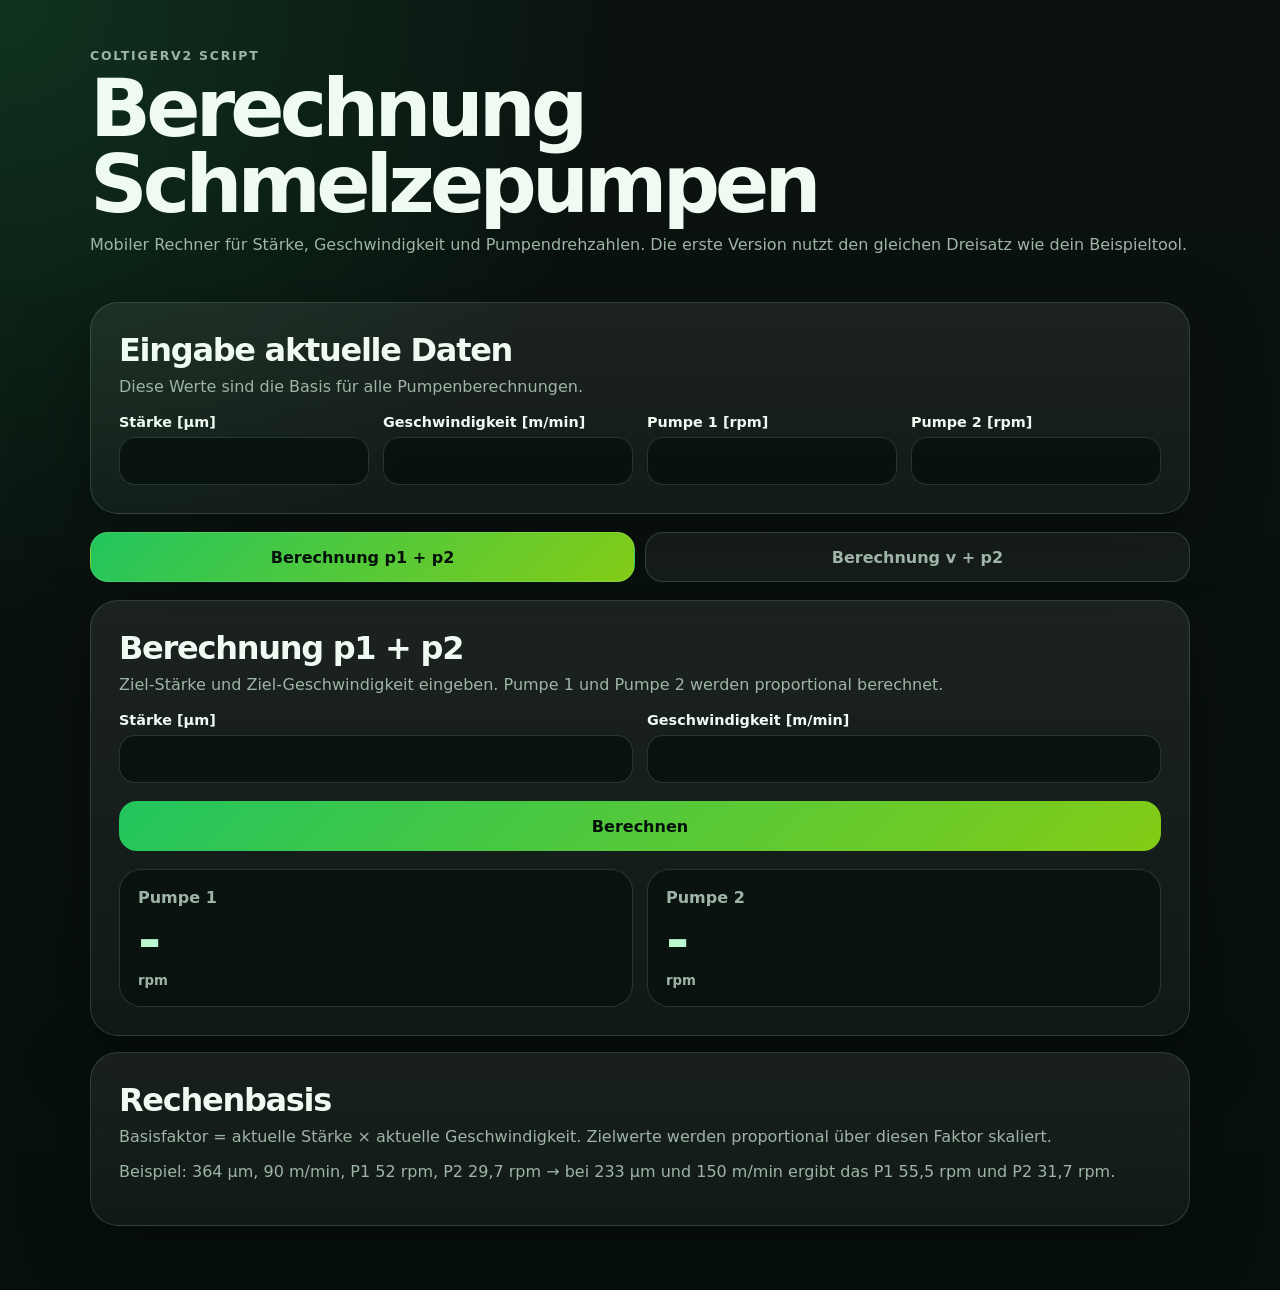
<file: scripts/melt-pump-calculator/index.html>
<!DOCTYPE html>
<html lang="de">
<head>
  <meta charset="UTF-8" />
  <meta name="viewport" content="width=device-width, initial-scale=1.0" />
  <meta name="description" content="Mobiler Rechner für Schmelzepumpen auf Basis von Dreisatz-Berechnungen." />
  <meta name="theme-color" content="#22c55e" />
  <meta name="apple-mobile-web-app-capable" content="yes" />
  <meta name="apple-mobile-web-app-title" content="Pumpenrechner" />
  <meta name="apple-mobile-web-app-status-bar-style" content="black-translucent" />
  <title>Berechnung Schmelzepumpen</title>
  <link rel="manifest" href="manifest.json" />
  <link rel="icon" href="icons/icon.svg" type="image/svg+xml" />
  <link rel="apple-touch-icon" href="icons/icon.svg" />
  <link rel="stylesheet" href="style.css" />
</head>
<body>
  <main class="app-shell">
    <header class="app-header">
      <p class="eyebrow">ColtigerV2 Script</p>
      <h1>Berechnung Schmelzepumpen</h1>
      <p>
        Mobiler Rechner für Stärke, Geschwindigkeit und Pumpendrehzahlen. Die erste Version nutzt den gleichen Dreisatz wie dein Beispieltool.
      </p>
    </header>

    <section class="card">
      <h2>Eingabe aktuelle Daten</h2>
      <p class="hint">Diese Werte sind die Basis für alle Pumpenberechnungen.</p>
      <div class="grid four">
        <label>
          Stärke [µm]
          <input id="baseThickness" inputmode="decimal" />
        </label>
        <label>
          Geschwindigkeit [m/min]
          <input id="baseSpeed" inputmode="decimal" />
        </label>
        <label>
          Pumpe 1 [rpm]
          <input id="basePump1" inputmode="decimal" />
        </label>
        <label>
          Pumpe 2 [rpm]
          <input id="basePump2" inputmode="decimal" />
        </label>
      </div>
    </section>

    <section class="tabs" aria-label="Berechnungsarten">
      <button class="tab active" data-tab="pumps">Berechnung p1 + p2</button>
      <button class="tab" data-tab="speed">Berechnung v + p2</button>
    </section>

    <section class="card tab-panel active" id="tab-pumps">
      <h2>Berechnung p1 + p2</h2>
      <p class="hint">Ziel-Stärke und Ziel-Geschwindigkeit eingeben. Pumpe 1 und Pumpe 2 werden proportional berechnet.</p>
      <div class="grid two">
        <label>
          Stärke [µm]
          <input id="targetThicknessPumps" inputmode="decimal" />
        </label>
        <label>
          Geschwindigkeit [m/min]
          <input id="targetSpeedPumps" inputmode="decimal" />
        </label>
      </div>
      <button class="primary" id="calculatePumps">Berechnen</button>
      <div class="results">
        <div><span>Pumpe 1</span><strong id="resultPump1">-</strong><small>rpm</small></div>
        <div><span>Pumpe 2</span><strong id="resultPump2">-</strong><small>rpm</small></div>
      </div>
    </section>

    <section class="card tab-panel" id="tab-speed">
      <h2>Berechnung v + p2</h2>
      <p class="hint">Ziel-Stärke und Pumpe 1 eingeben. Geschwindigkeit und Pumpe 2 werden berechnet.</p>
      <div class="grid two">
        <label>
          Stärke [µm]
          <input id="targetThicknessSpeed" inputmode="decimal" />
        </label>
        <label>
          Pumpe 1 [rpm]
          <input id="targetPump1Speed" inputmode="decimal" />
        </label>
      </div>
      <button class="primary" id="calculateSpeed">Berechnen</button>
      <div class="results">
        <div><span>Geschwindigkeit</span><strong id="resultSpeed">-</strong><small>m/min</small></div>
        <div><span>Pumpe 2</span><strong id="resultPump2Speed">-</strong><small>rpm</small></div>
      </div>
    </section>

    <section class="card formula-card">
      <h2>Rechenbasis</h2>
      <p>
        Basisfaktor = aktuelle Stärke × aktuelle Geschwindigkeit. Zielwerte werden proportional über diesen Faktor skaliert.
      </p>
      <p>
        Beispiel: 364 µm, 90 m/min, P1 52 rpm, P2 29,7 rpm → bei 233 µm und 150 m/min ergibt das P1 55,5 rpm und P2 31,7 rpm.
      </p>
    </section>
  </main>

  <script src="script.js"></script>
</body>
</html>
</file>
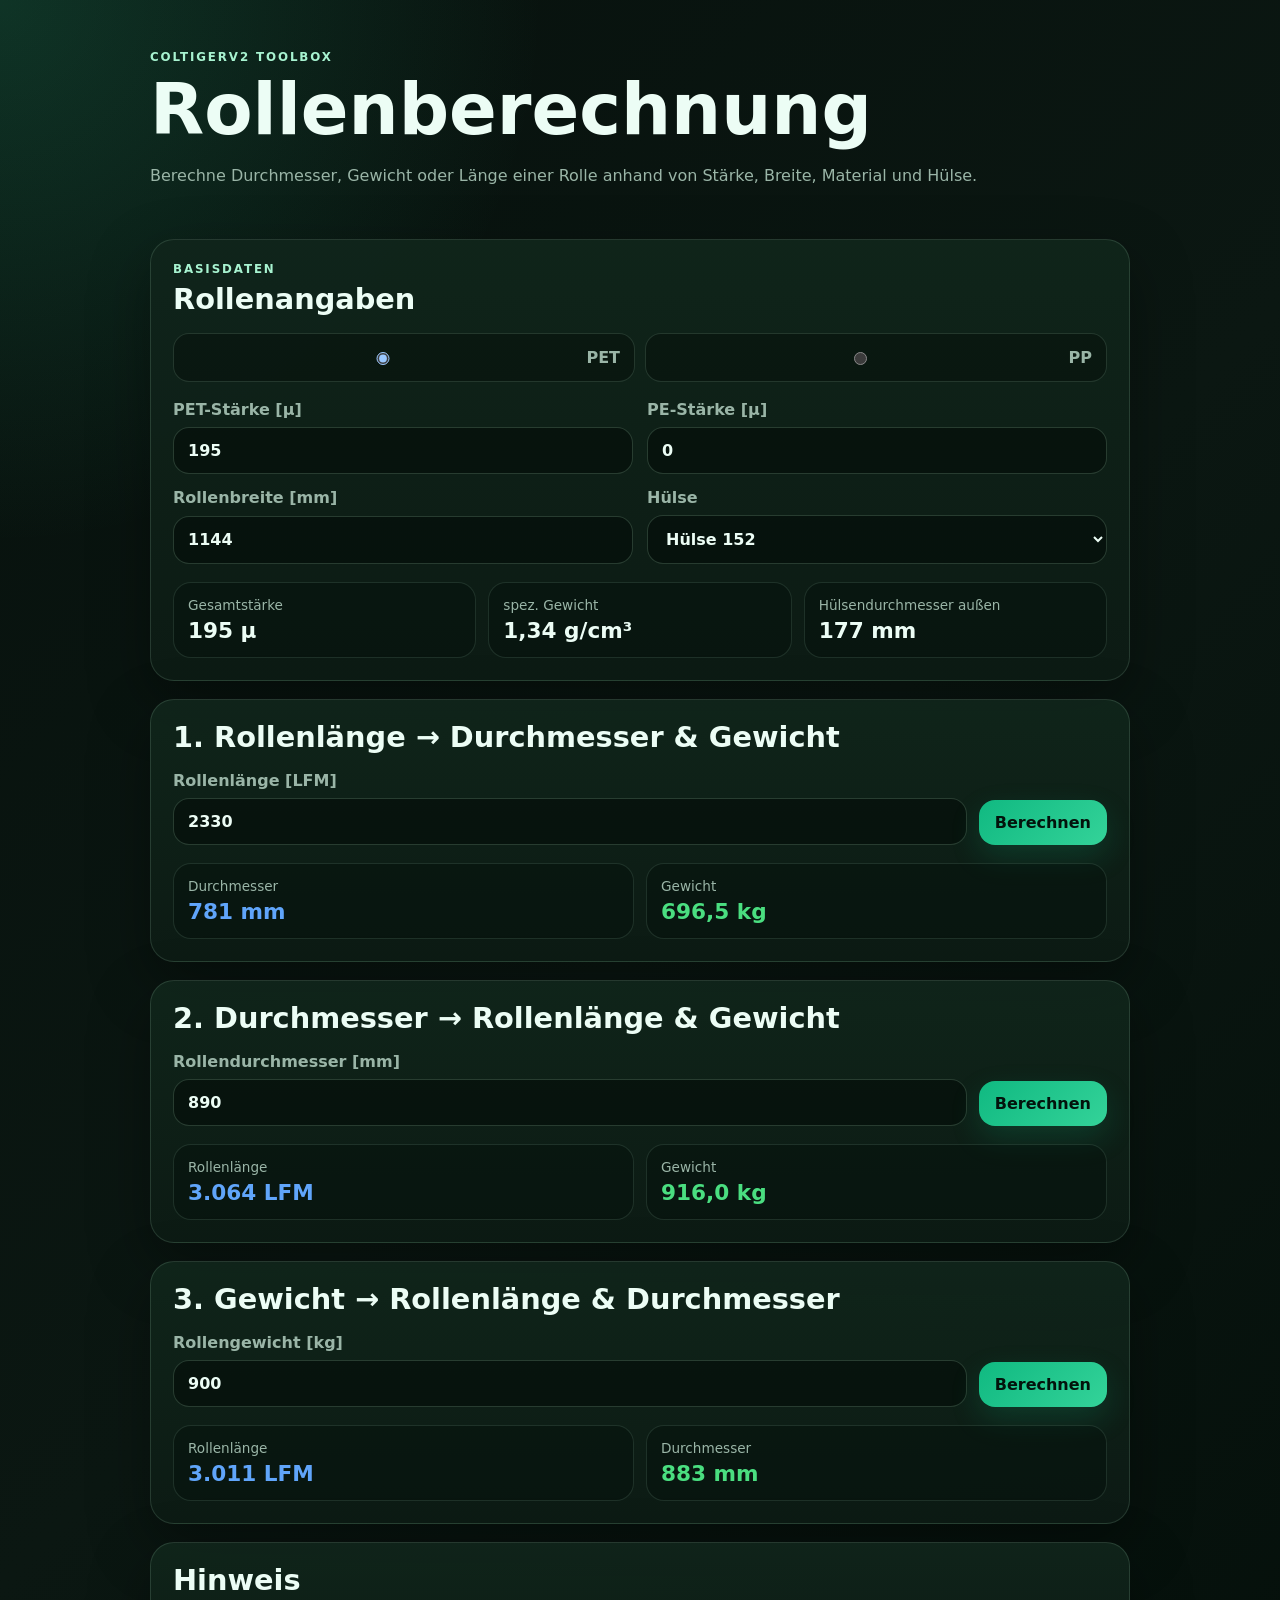
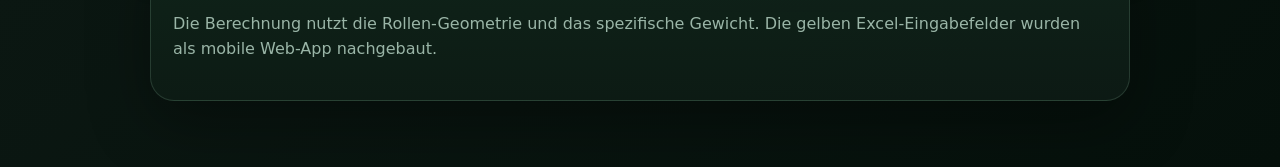
<file: scripts/roll-calculator/index.html>
<!doctype html>
<html lang="de">
<head>
  <meta charset="utf-8" />
  <meta name="viewport" content="width=device-width, initial-scale=1" />
  <title>Rollenberechnung</title>
  <meta name="description" content="Berechnung von Rollendurchmesser, Rollenlänge und Rollengewicht." />
  <meta name="theme-color" content="#0f2f22" />
  <link rel="manifest" href="manifest.json" />
  <link rel="apple-touch-icon" href="icons/icon.svg" />
  <link rel="stylesheet" href="style.css?v=1" />
</head>
<body>
  <main class="app-shell">
    <header class="hero">
      <p class="eyebrow">ColtigerV2 Toolbox</p>
      <h1>Rollenberechnung</h1>
      <p class="hero-text">Berechne Durchmesser, Gewicht oder Länge einer Rolle anhand von Stärke, Breite, Material und Hülse.</p>
    </header>

    <section class="card" aria-labelledby="baseTitle">
      <div class="section-header">
        <div>
          <p class="eyebrow">Basisdaten</p>
          <h2 id="baseTitle">Rollenangaben</h2>
        </div>
      </div>

      <div class="segmented" role="group" aria-label="Materialauswahl">
        <label><input type="radio" name="materialType" value="PET" checked /> PET</label>
        <label><input type="radio" name="materialType" value="PP" /> PP</label>
      </div>

      <div class="grid">
        <label>PET-Stärke [µ]
          <input id="petThickness" type="number" inputmode="decimal" step="0.1" min="0" />
        </label>
        <label>PE-Stärke [µ]
          <input id="peThickness" type="number" inputmode="decimal" step="0.1" min="0" />
        </label>
        <label>Rollenbreite [mm]
          <input id="widthMm" type="number" inputmode="decimal" step="0.1" min="0" />
        </label>
        <label>Hülse
          <select id="coreSelect">
            <option value="95">Hülse 76</option>
            <option value="177" selected>Hülse 152</option>
            <option value="225">Hülse 201</option>
          </select>
        </label>
      </div>

      <div class="summary-grid">
        <div><span>Gesamtstärke</span><strong id="totalThickness">-- µ</strong></div>
        <div><span>spez. Gewicht</span><strong id="densityValue">-- g/cm³</strong></div>
        <div><span>Hülsendurchmesser außen</span><strong id="coreDiameter">-- mm</strong></div>
      </div>
    </section>

    <section class="card" aria-labelledby="lengthTitle">
      <h2 id="lengthTitle">1. Rollenlänge → Durchmesser & Gewicht</h2>
      <div class="calc-row">
        <label>Rollenlänge [LFM]
          <input id="lengthInput" type="number" inputmode="decimal" step="1" min="0" />
        </label>
        <button id="calcFromLength" type="button">Berechnen</button>
      </div>
      <div class="result-grid">
        <div><span>Durchmesser</span><strong id="diameterFromLength">-- mm</strong></div>
        <div><span>Gewicht</span><strong id="weightFromLength">-- kg</strong></div>
      </div>
    </section>

    <section class="card" aria-labelledby="diameterTitle">
      <h2 id="diameterTitle">2. Durchmesser → Rollenlänge & Gewicht</h2>
      <div class="calc-row">
        <label>Rollendurchmesser [mm]
          <input id="diameterInput" type="number" inputmode="decimal" step="1" min="0" />
        </label>
        <button id="calcFromDiameter" type="button">Berechnen</button>
      </div>
      <div class="result-grid">
        <div><span>Rollenlänge</span><strong id="lengthFromDiameter">-- LFM</strong></div>
        <div><span>Gewicht</span><strong id="weightFromDiameter">-- kg</strong></div>
      </div>
    </section>

    <section class="card" aria-labelledby="weightTitle">
      <h2 id="weightTitle">3. Gewicht → Rollenlänge & Durchmesser</h2>
      <div class="calc-row">
        <label>Rollengewicht [kg]
          <input id="weightInput" type="number" inputmode="decimal" step="0.1" min="0" />
        </label>
        <button id="calcFromWeight" type="button">Berechnen</button>
      </div>
      <div class="result-grid">
        <div><span>Rollenlänge</span><strong id="lengthFromWeight">-- LFM</strong></div>
        <div><span>Durchmesser</span><strong id="diameterFromWeight">-- mm</strong></div>
      </div>
    </section>

    <section class="card info-card">
      <h2>Hinweis</h2>
      <p>Die Berechnung nutzt die Rollen-Geometrie und das spezifische Gewicht. Die gelben Excel-Eingabefelder wurden als mobile Web-App nachgebaut.</p>
    </section>
  </main>

  <script src="script.js?v=1" defer></script>
</body>
</html>
</file>
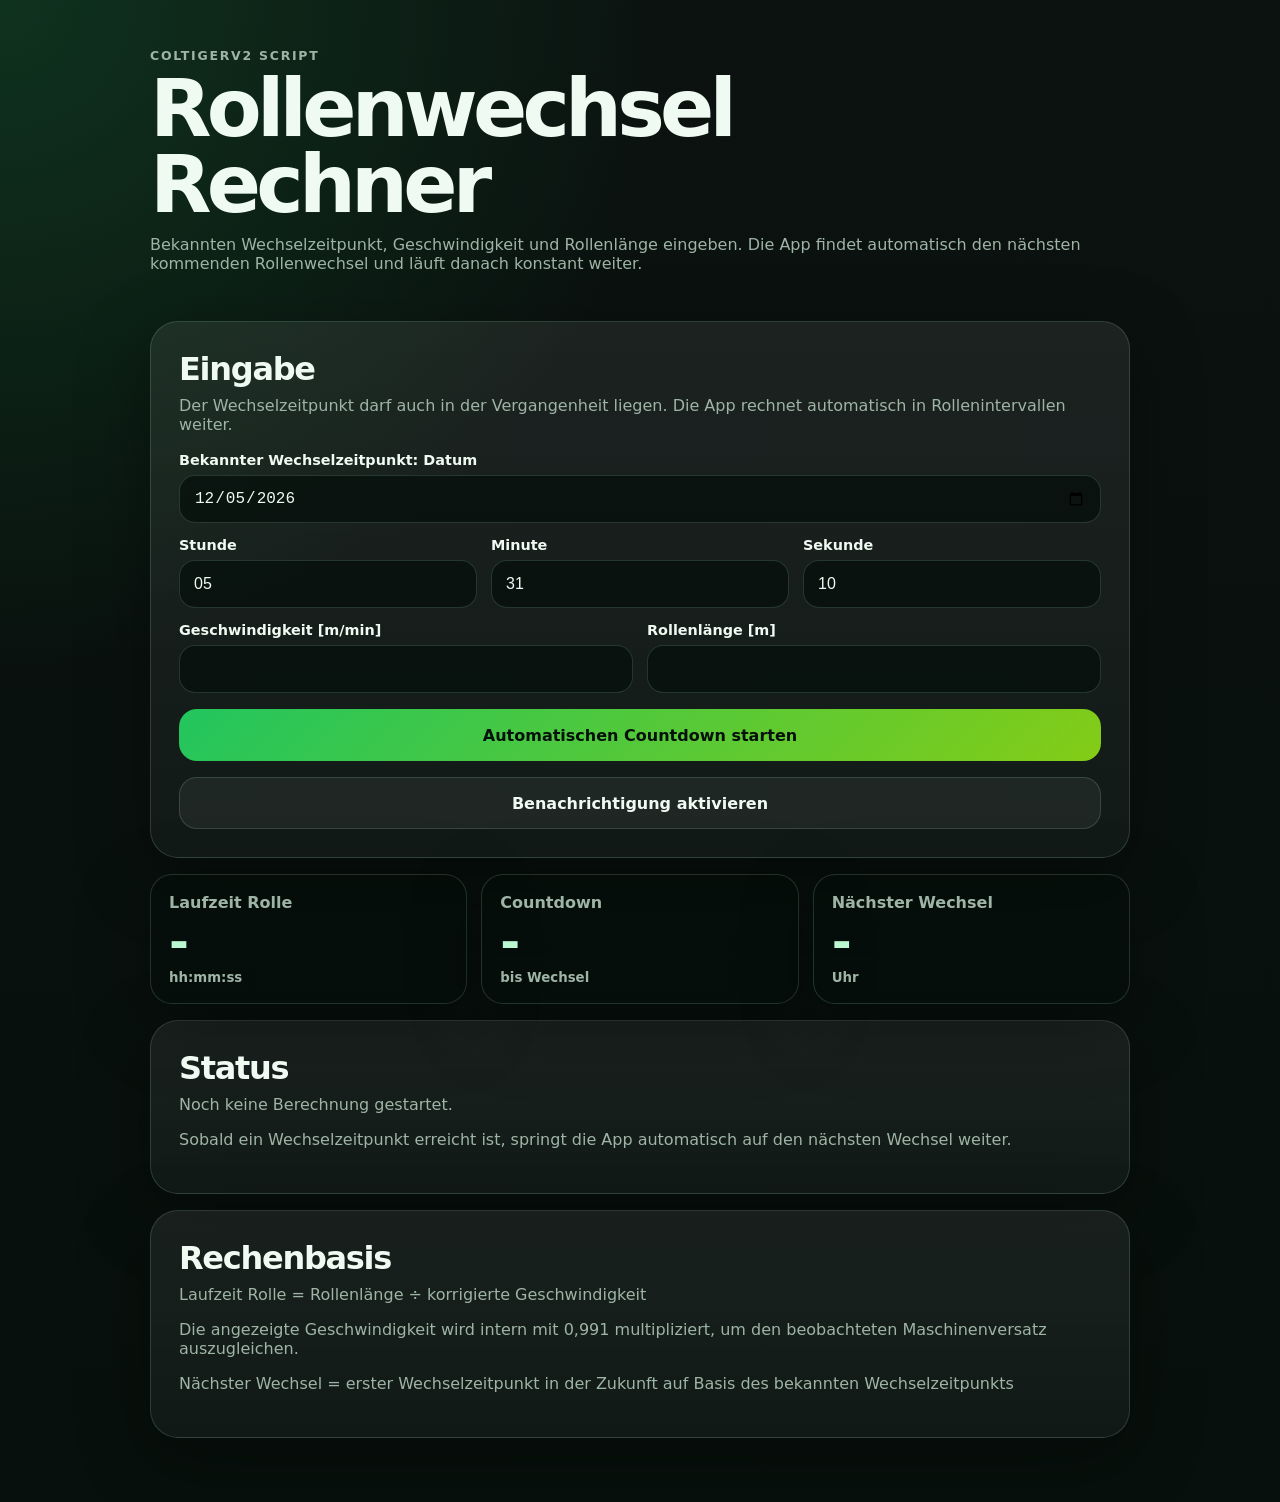
<file: scripts/roll-change-calculator/index.html>
<!DOCTYPE html>
<html lang="de">
<head>
  <meta charset="UTF-8" />
  <meta name="viewport" content="width=device-width, initial-scale=1.0" />
  <meta name="description" content="Mobiler Rechner für automatische Rollenwechsel-Zeiten." />
  <meta name="theme-color" content="#22c55e" />
  <meta name="apple-mobile-web-app-capable" content="yes" />
  <meta name="apple-mobile-web-app-title" content="Rollenwechsel" />
  <meta name="apple-mobile-web-app-status-bar-style" content="black-translucent" />
  <title>Rollenwechsel Rechner</title>
  <link rel="manifest" href="manifest.json" />
  <link rel="icon" href="icons/icon.svg" type="image/svg+xml" />
  <link rel="apple-touch-icon" href="icons/icon.svg" />
  <link rel="stylesheet" href="style.css?v=12" />
</head>
<body>
  <main class="app-shell">
    <header class="app-header">
      <p class="eyebrow">ColtigerV2 Script</p>
      <h1>Rollenwechsel Rechner</h1>
      <p>
        Bekannten Wechselzeitpunkt, Geschwindigkeit und Rollenlänge eingeben. Die App findet automatisch den nächsten kommenden Rollenwechsel und läuft danach konstant weiter.
      </p>
    </header>

    <section class="card">
      <h2>Eingabe</h2>
      <p class="hint">Der Wechselzeitpunkt darf auch in der Vergangenheit liegen. Die App rechnet automatisch in Rollenintervallen weiter.</p>
      <div class="grid two">
        <label class="wide-field">
          Bekannter Wechselzeitpunkt: Datum
          <input id="startDate" type="date" />
        </label>
        <div class="time-grid wide-field" aria-label="Bekannter Wechselzeitpunkt mit Sekunden">
          <label>
            Stunde
            <input id="startHour" type="number" inputmode="numeric" min="0" max="23" />
          </label>
          <label>
            Minute
            <input id="startMinute" type="number" inputmode="numeric" min="0" max="59" />
          </label>
          <label>
            Sekunde
            <input id="startSecond" type="number" inputmode="numeric" min="0" max="59" />
          </label>
        </div>
        <label>
          Geschwindigkeit [m/min]
          <input id="speed" inputmode="decimal" />
        </label>
        <label>
          Rollenlänge [m]
          <input id="targetLength" inputmode="decimal" />
        </label>
      </div>
      <button class="primary" id="calculateButton">Automatischen Countdown starten</button>
      <button class="secondary" id="notifyButton">Benachrichtigung aktivieren</button>
    </section>

    <section class="results">
      <div>
        <span>Laufzeit Rolle</span>
        <strong id="durationResult">-</strong>
        <small>hh:mm:ss</small>
      </div>
      <div>
        <span>Countdown</span>
        <strong id="countdownResult">-</strong>
        <small>bis Wechsel</small>
      </div>
      <div>
        <span>Nächster Wechsel</span>
        <strong id="changeResult">-</strong>
        <small>Uhr</small>
      </div>
    </section>

    <section class="card status-card">
      <h2>Status</h2>
      <p id="statusText">Noch keine Berechnung gestartet.</p>
      <p class="hint">
        Sobald ein Wechselzeitpunkt erreicht ist, springt die App automatisch auf den nächsten Wechsel weiter.
      </p>
    </section>

    <section class="card formula-card">
      <h2>Rechenbasis</h2>
      <p>Laufzeit Rolle = Rollenlänge ÷ korrigierte Geschwindigkeit</p>
      <p>Die angezeigte Geschwindigkeit wird intern mit 0,991 multipliziert, um den beobachteten Maschinenversatz auszugleichen.</p>
      <p>Nächster Wechsel = erster Wechselzeitpunkt in der Zukunft auf Basis des bekannten Wechselzeitpunkts</p>
    </section>
  </main>

  <script src="script.js?v=12"></script>
</body>
</html>
</file>
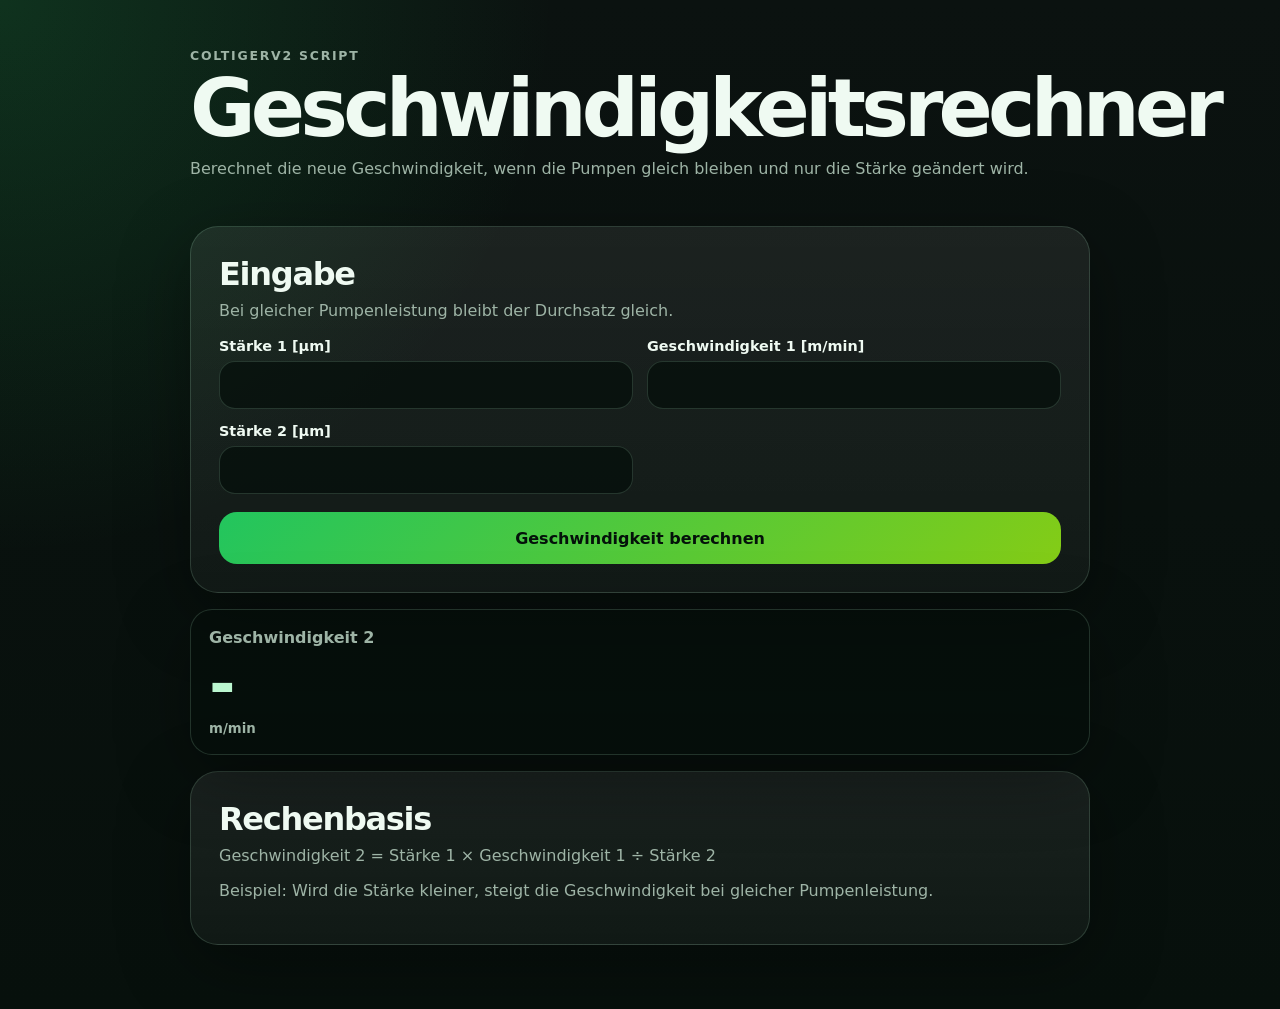
<file: scripts/speed-calculator/index.html>
<!DOCTYPE html>
<html lang="de">
<head>
  <meta charset="UTF-8" />
  <meta name="viewport" content="width=device-width, initial-scale=1.0" />
  <meta name="description" content="Mobiler Rechner für Geschwindigkeit bei gleicher Pumpenleistung." />
  <meta name="theme-color" content="#22c55e" />
  <meta name="apple-mobile-web-app-capable" content="yes" />
  <meta name="apple-mobile-web-app-title" content="Speed Rechner" />
  <meta name="apple-mobile-web-app-status-bar-style" content="black-translucent" />
  <title>Geschwindigkeitsrechner</title>
  <link rel="manifest" href="manifest.json" />
  <link rel="icon" href="icons/icon.svg" type="image/svg+xml" />
  <link rel="apple-touch-icon" href="icons/icon.svg" />
  <link rel="stylesheet" href="style.css" />
</head>
<body>
  <main class="app-shell">
    <header class="app-header">
      <p class="eyebrow">ColtigerV2 Script</p>
      <h1>Geschwindigkeitsrechner</h1>
      <p>
        Berechnet die neue Geschwindigkeit, wenn die Pumpen gleich bleiben und nur die Stärke geändert wird.
      </p>
    </header>

    <section class="card">
      <h2>Eingabe</h2>
      <p class="hint">Bei gleicher Pumpenleistung bleibt der Durchsatz gleich.</p>
      <div class="grid two">
        <label>
          Stärke 1 [µm]
          <input id="thickness1" inputmode="decimal" />
        </label>
        <label>
          Geschwindigkeit 1 [m/min]
          <input id="speed1" inputmode="decimal" />
        </label>
        <label>
          Stärke 2 [µm]
          <input id="thickness2" inputmode="decimal" />
        </label>
      </div>
      <button class="primary" id="calculateButton">Geschwindigkeit berechnen</button>
    </section>

    <section class="results">
      <div>
        <span>Geschwindigkeit 2</span>
        <strong id="resultSpeed2">-</strong>
        <small>m/min</small>
      </div>
    </section>

    <section class="card formula-card">
      <h2>Rechenbasis</h2>
      <p>Geschwindigkeit 2 = Stärke 1 × Geschwindigkeit 1 ÷ Stärke 2</p>
      <p>Beispiel: Wird die Stärke kleiner, steigt die Geschwindigkeit bei gleicher Pumpenleistung.</p>
    </section>
  </main>

  <script src="script.js"></script>
</body>
</html>
</file>
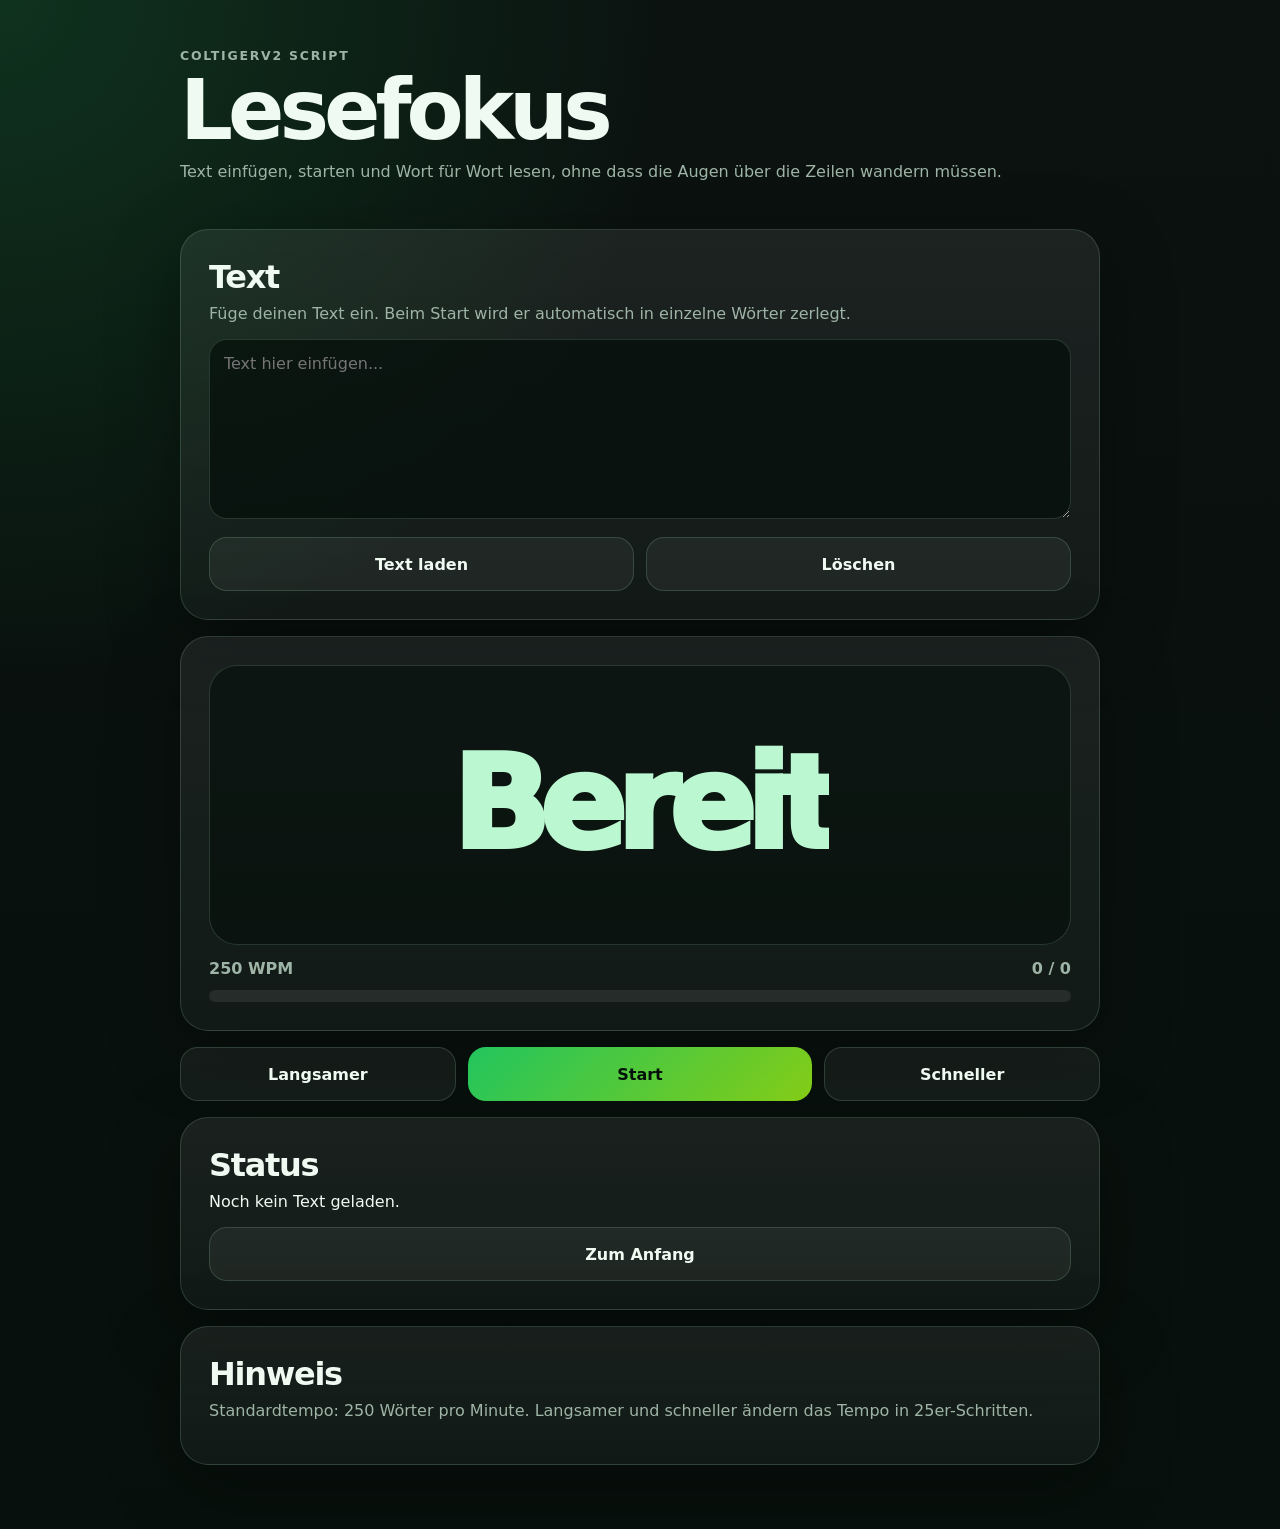
<file: scripts/speed-reader/index.html>
<!DOCTYPE html>
<html lang="de">
<head>
  <meta charset="UTF-8" />
  <meta name="viewport" content="width=device-width, initial-scale=1.0" />
  <meta name="description" content="Lesefokus: Wort-für-Wort Speed Reader für konzentriertes Lesen." />
  <meta name="theme-color" content="#22c55e" />
  <meta name="apple-mobile-web-app-capable" content="yes" />
  <meta name="apple-mobile-web-app-title" content="Lesefokus" />
  <meta name="apple-mobile-web-app-status-bar-style" content="black-translucent" />
  <title>Lesefokus</title>
  <link rel="manifest" href="manifest.json" />
  <link rel="icon" href="icons/icon.svg" type="image/svg+xml" />
  <link rel="apple-touch-icon" href="icons/icon.svg" />
  <link rel="stylesheet" href="style.css" />
</head>
<body>
  <main class="app-shell">
    <header class="app-header">
      <p class="eyebrow">ColtigerV2 Script</p>
      <h1>Lesefokus</h1>
      <p>Text einfügen, starten und Wort für Wort lesen, ohne dass die Augen über die Zeilen wandern müssen.</p>
    </header>

    <section class="card input-card">
      <h2>Text</h2>
      <p class="hint">Füge deinen Text ein. Beim Start wird er automatisch in einzelne Wörter zerlegt.</p>
      <textarea id="textInput" placeholder="Text hier einfügen..."></textarea>
      <div class="input-actions">
        <button class="secondary" id="loadButton" type="button">Text laden</button>
        <button class="secondary" id="clearButton" type="button">Löschen</button>
      </div>
    </section>

    <section class="reader-card">
      <div class="word-box" aria-live="polite">
        <span id="currentWord">Bereit</span>
      </div>
      <div class="reader-info">
        <span id="speedLabel">250 WPM</span>
        <span id="progressLabel">0 / 0</span>
      </div>
      <div class="progress-bar" aria-label="Lesefortschritt">
        <div id="progressBar"></div>
      </div>
    </section>

    <section class="controls" aria-label="Lesesteuerung">
      <button class="secondary" id="slowerButton" type="button">Langsamer</button>
      <button class="primary" id="playPauseButton" type="button">Start</button>
      <button class="secondary" id="fasterButton" type="button">Schneller</button>
    </section>

    <section class="card status-card">
      <h2>Status</h2>
      <p id="statusText">Noch kein Text geladen.</p>
      <button class="secondary" id="resetButton" type="button">Zum Anfang</button>
    </section>

    <section class="card formula-card">
      <h2>Hinweis</h2>
      <p>Standardtempo: 250 Wörter pro Minute. Langsamer und schneller ändern das Tempo in 25er-Schritten.</p>
    </section>
  </main>

  <script src="script.js"></script>
</body>
</html>
</file>
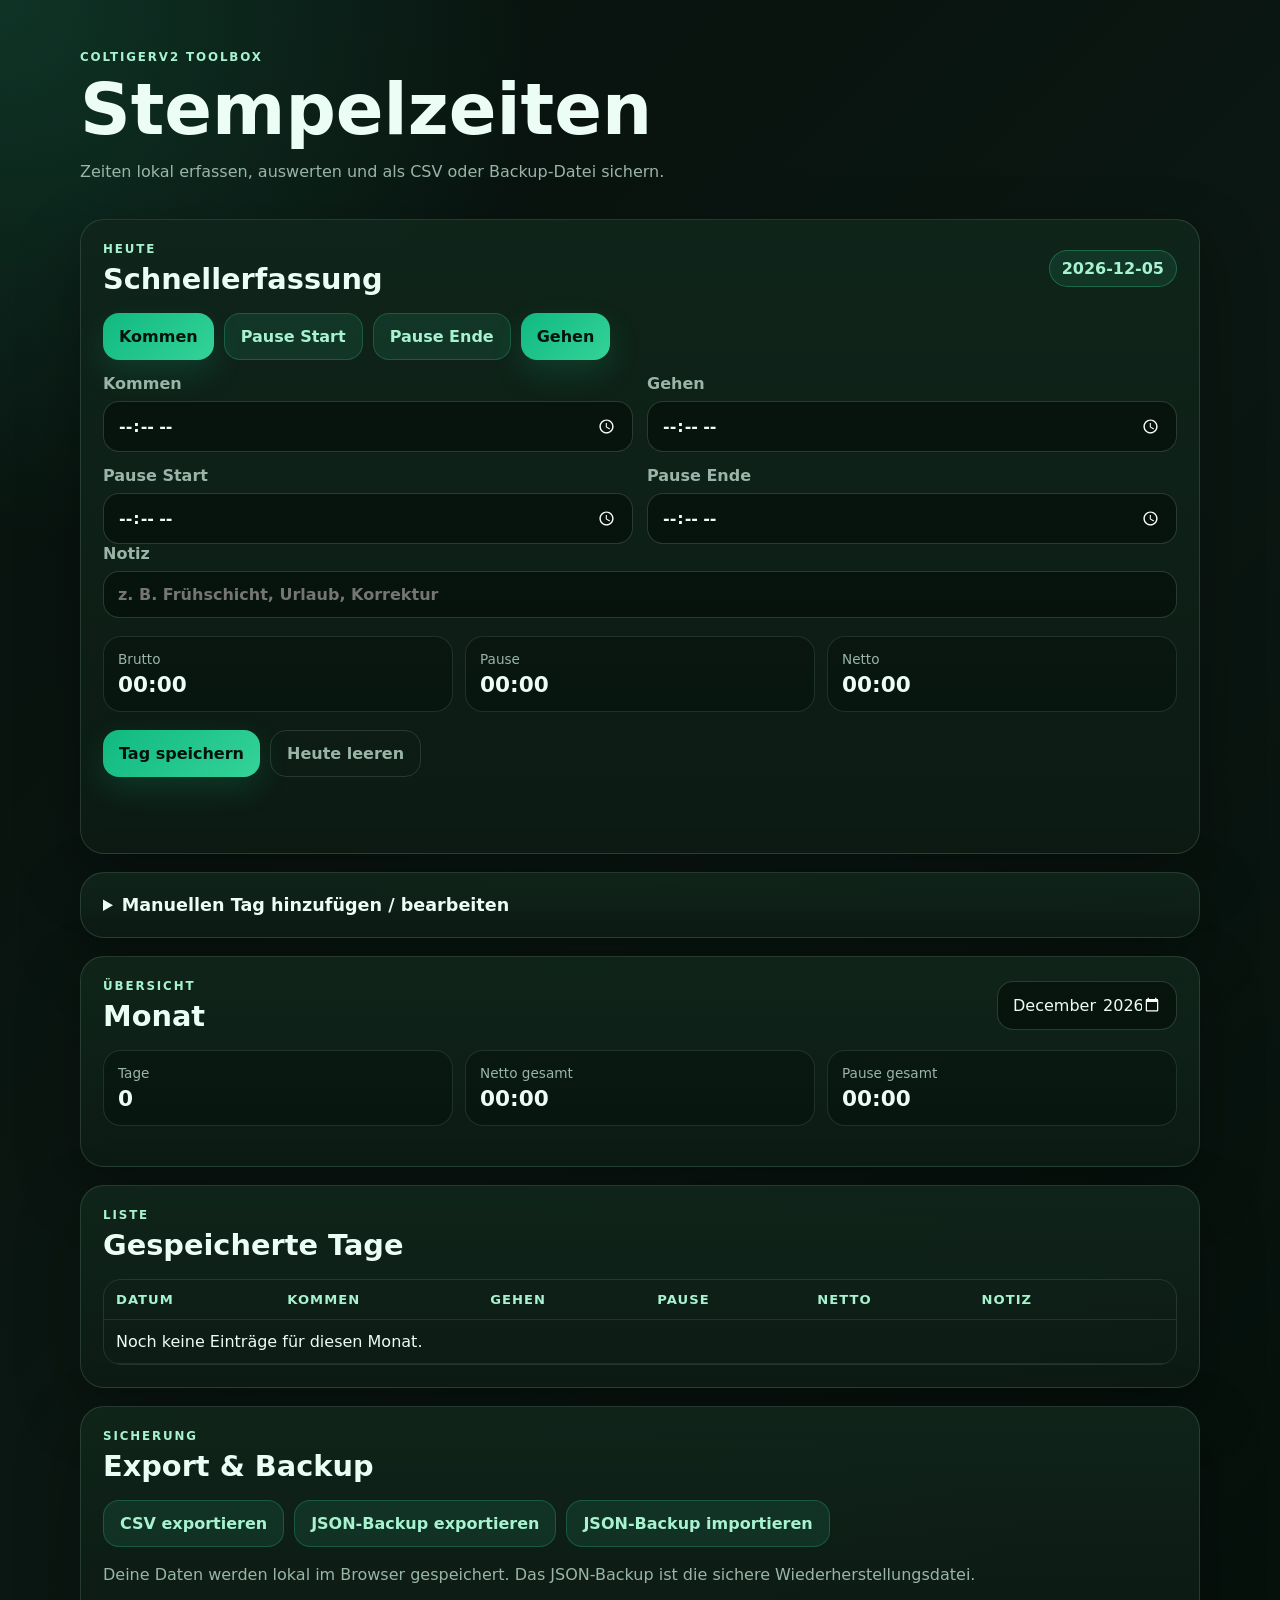
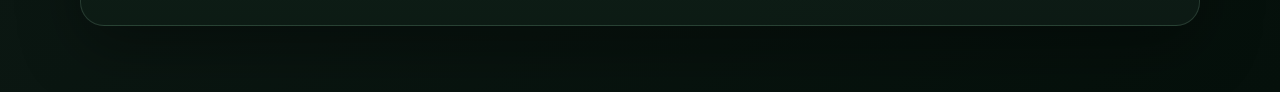
<file: scripts/time-tracker/index.html>
<!doctype html>
<html lang="de">
<head>
  <meta charset="utf-8" />
  <meta name="viewport" content="width=device-width, initial-scale=1" />
  <title>Stempelzeiten</title>
  <meta name="description" content="Privater Stempelzeiten-Tracker mit lokalem Speicher, CSV-Export und JSON-Backup." />
  <meta name="theme-color" content="#0f2f22" />
  <link rel="manifest" href="manifest.json" />
  <link rel="apple-touch-icon" href="icons/icon.svg" />
  <link rel="stylesheet" href="style.css?v=1" />
</head>
<body>
  <main class="app-shell">
    <header class="hero">
      <p class="eyebrow">ColtigerV2 Toolbox</p>
      <h1>Stempelzeiten</h1>
      <p class="hero-text">Zeiten lokal erfassen, auswerten und als CSV oder Backup-Datei sichern.</p>
    </header>

    <section class="card today-card" aria-labelledby="todayTitle">
      <div class="section-header">
        <div>
          <p class="eyebrow">Heute</p>
          <h2 id="todayTitle">Schnellerfassung</h2>
        </div>
        <span id="todayDate" class="badge">--</span>
      </div>

      <div class="quick-actions">
        <button id="clockInBtn" type="button">Kommen</button>
        <button id="breakStartBtn" type="button" class="secondary">Pause Start</button>
        <button id="breakEndBtn" type="button" class="secondary">Pause Ende</button>
        <button id="clockOutBtn" type="button">Gehen</button>
      </div>

      <div class="grid two-cols">
        <label>Kommen
          <input id="startTime" type="time" step="60" />
        </label>
        <label>Gehen
          <input id="endTime" type="time" step="60" />
        </label>
        <label>Pause Start
          <input id="breakStart" type="time" step="60" />
        </label>
        <label>Pause Ende
          <input id="breakEnd" type="time" step="60" />
        </label>
      </div>

      <label>Notiz
        <input id="note" type="text" placeholder="z. B. Frühschicht, Urlaub, Korrektur" />
      </label>

      <div class="summary-strip">
        <div><span>Brutto</span><strong id="grossToday">--:--</strong></div>
        <div><span>Pause</span><strong id="breakToday">--:--</strong></div>
        <div><span>Netto</span><strong id="netToday">--:--</strong></div>
      </div>

      <div class="button-row">
        <button id="saveDayBtn" type="button">Tag speichern</button>
        <button id="clearDayBtn" type="button" class="ghost">Heute leeren</button>
      </div>
      <p id="status" class="status" role="status"></p>
    </section>

    <section class="card" aria-labelledby="manualTitle">
      <details>
        <summary id="manualTitle">Manuellen Tag hinzufügen / bearbeiten</summary>
        <div class="manual-grid">
          <label>Datum
            <input id="manualDate" type="date" />
          </label>
          <label>Kommen
            <input id="manualStart" type="time" step="60" />
          </label>
          <label>Gehen
            <input id="manualEnd" type="time" step="60" />
          </label>
          <label>Pause [min]
            <input id="manualBreak" type="number" min="0" step="1" inputmode="numeric" />
          </label>
          <label>Notiz
            <input id="manualNote" type="text" />
          </label>
        </div>
        <button id="saveManualBtn" type="button" class="secondary">Manuellen Eintrag speichern</button>
      </details>
    </section>

    <section class="card" aria-labelledby="monthTitle">
      <div class="section-header">
        <div>
          <p class="eyebrow">Übersicht</p>
          <h2 id="monthTitle">Monat</h2>
        </div>
        <input id="monthPicker" class="month-picker" type="month" />
      </div>
      <div class="summary-strip">
        <div><span>Tage</span><strong id="monthDays">0</strong></div>
        <div><span>Netto gesamt</span><strong id="monthNet">00:00</strong></div>
        <div><span>Pause gesamt</span><strong id="monthBreak">00:00</strong></div>
      </div>
    </section>

    <section class="card" aria-labelledby="listTitle">
      <div class="section-header">
        <div>
          <p class="eyebrow">Liste</p>
          <h2 id="listTitle">Gespeicherte Tage</h2>
        </div>
      </div>
      <div class="table-wrap">
        <table>
          <thead>
            <tr>
              <th>Datum</th>
              <th>Kommen</th>
              <th>Gehen</th>
              <th>Pause</th>
              <th>Netto</th>
              <th>Notiz</th>
              <th></th>
            </tr>
          </thead>
          <tbody id="entriesBody"></tbody>
        </table>
      </div>
    </section>

    <section class="card" aria-labelledby="backupTitle">
      <div class="section-header">
        <div>
          <p class="eyebrow">Sicherung</p>
          <h2 id="backupTitle">Export & Backup</h2>
        </div>
      </div>
      <div class="button-row wrap">
        <button id="exportCsvBtn" type="button" class="secondary">CSV exportieren</button>
        <button id="exportJsonBtn" type="button" class="secondary">JSON-Backup exportieren</button>
        <label class="file-button">JSON-Backup importieren
          <input id="importJsonInput" type="file" accept="application/json,.json" />
        </label>
      </div>
      <p class="hint">Deine Daten werden lokal im Browser gespeichert. Das JSON-Backup ist die sichere Wiederherstellungsdatei.</p>
    </section>
  </main>

  <script src="script.js?v=1" defer></script>
</body>
</html>
</file>
<file: scripts/melt-pump-calculator/style.css>
:root {
  --bg: #0b1210;
  --panel: #121c18;
  --panel-2: #17241f;
  --border: rgba(187, 247, 208, 0.16);
  --text: #effaf2;
  --muted: #9eb4a6;
  --brand: #22c55e;
  --brand-2: #84cc16;
  --danger: #fb7185;
  --shadow: 0 20px 70px rgba(0, 0, 0, 0.35);
}

* {
  box-sizing: border-box;
}

body {
  margin: 0;
  min-height: 100vh;
  font-family: system-ui, -apple-system, BlinkMacSystemFont, "Segoe UI", sans-serif;
  background:
    radial-gradient(circle at top left, rgba(34, 197, 94, 0.18), transparent 34%),
    linear-gradient(180deg, #0b1210, #07100c);
  color: var(--text);
}

.app-shell {
  width: min(1100px, calc(100% - 28px));
  margin: 0 auto;
  padding: 28px 0 48px;
}

.app-header {
  padding: 20px 0 16px;
}

.eyebrow {
  margin: 0 0 8px;
  color: var(--brand);
  text-transform: uppercase;
  letter-spacing: 0.14em;
  font-size: 0.78rem;
  font-weight: 800;
}

h1,
h2,
p {
  margin-top: 0;
}

h1 {
  max-width: 760px;
  margin-bottom: 12px;
  font-size: clamp(2.2rem, 10vw, 5rem);
  line-height: 0.95;
  letter-spacing: -0.06em;
}

h2 {
  margin-bottom: 8px;
  font-size: clamp(1.35rem, 4vw, 2rem);
  letter-spacing: -0.04em;
}

.app-header p,
.hint,
.formula-card p {
  color: var(--muted);
}

.card {
  margin: 16px 0;
  padding: clamp(18px, 4vw, 28px);
  border: 1px solid var(--border);
  border-radius: 28px;
  background: linear-gradient(180deg, rgba(255, 255, 255, 0.075), rgba(255, 255, 255, 0.04));
  box-shadow: var(--shadow);
}

.grid {
  display: grid;
  gap: 14px;
  margin-top: 18px;
}

.grid.four {
  grid-template-columns: repeat(4, 1fr);
}

.grid.two {
  grid-template-columns: repeat(2, 1fr);
}

label {
  display: grid;
  gap: 7px;
  color: var(--text);
  font-size: 0.9rem;
  font-weight: 750;
}

input {
  width: 100%;
  min-height: 48px;
  border: 1px solid var(--border);
  border-radius: 16px;
  padding: 0 14px;
  outline: none;
  background: rgba(5, 14, 10, 0.72);
  color: var(--text);
  font-size: 1rem;
}

input:focus {
  border-color: rgba(34, 197, 94, 0.8);
  box-shadow: 0 0 0 4px rgba(34, 197, 94, 0.11);
}

.tabs {
  display: grid;
  grid-template-columns: 1fr 1fr;
  gap: 10px;
  margin: 18px 0;
}

.tab,
.primary {
  min-height: 50px;
  border: 0;
  border-radius: 18px;
  padding: 0 18px;
  font: inherit;
  font-weight: 850;
  cursor: pointer;
}

.tab {
  border: 1px solid var(--border);
  background: rgba(255, 255, 255, 0.055);
  color: var(--muted);
}

.tab.active,
.primary {
  background: linear-gradient(135deg, var(--brand), var(--brand-2));
  color: #04110a;
}

.primary {
  width: 100%;
  margin-top: 18px;
}

.tab-panel {
  display: none;
}

.tab-panel.active {
  display: block;
}

.results {
  display: grid;
  grid-template-columns: repeat(2, 1fr);
  gap: 14px;
  margin-top: 18px;
}

.results div {
  padding: 18px;
  border: 1px solid var(--border);
  border-radius: 22px;
  background: rgba(5, 14, 10, 0.56);
}

.results span,
.results small {
  display: block;
  color: var(--muted);
  font-weight: 750;
}

.results strong {
  display: block;
  margin: 5px 0;
  color: #bbf7d0;
  font-size: clamp(1.9rem, 8vw, 3.5rem);
  line-height: 1;
  letter-spacing: -0.05em;
}

@media (max-width: 820px) {
  .grid.four,
  .grid.two,
  .results {
    grid-template-columns: 1fr;
  }
}

@media (max-width: 520px) {
  .app-shell {
    width: min(100% - 18px, 1100px);
    padding-top: 14px;
  }

  .tabs {
    grid-template-columns: 1fr;
  }

  .card {
    border-radius: 22px;
  }
}
</file>
<file: scripts/roll-calculator/style.css>
:root {
  color-scheme: dark;
  --bg: #07110d;
  --panel: #0d1b15;
  --panel-2: #10251b;
  --text: #ecfdf5;
  --muted: #9ab5a7;
  --line: rgba(187, 247, 208, 0.14);
  --accent: #34d399;
  --accent-2: #a7f3d0;
  --blue: #60a5fa;
  --green: #4ade80;
  --shadow: 0 22px 60px rgba(0, 0, 0, 0.34);
  font-family: Inter, ui-sans-serif, system-ui, -apple-system, BlinkMacSystemFont, "Segoe UI", sans-serif;
}

* { box-sizing: border-box; }
body { margin: 0; min-height: 100vh; background: radial-gradient(circle at top left, rgba(52, 211, 153, 0.18), transparent 34rem), linear-gradient(135deg, #07110d 0%, #0b1712 52%, #05100b 100%); color: var(--text); }
button, input, select { font: inherit; }
.app-shell { width: min(980px, calc(100% - 28px)); margin: 0 auto; padding: 28px 0 48px; }
.hero { padding: 22px 0 16px; }
.eyebrow { margin: 0 0 8px; text-transform: uppercase; letter-spacing: 0.16em; font-size: 0.74rem; color: var(--accent-2); font-weight: 800; }
h1, h2 { margin: 0; line-height: 1.08; }
h1 { font-size: clamp(2rem, 7vw, 4.4rem); }
h2 { font-size: clamp(1.25rem, 3vw, 1.8rem); }
.hero-text, .info-card p { color: var(--muted); line-height: 1.55; }
.card { background: linear-gradient(180deg, rgba(16, 37, 27, 0.95), rgba(13, 27, 21, 0.95)); border: 1px solid var(--line); border-radius: 24px; box-shadow: var(--shadow); padding: 22px; margin: 18px 0; }
.section-header { display: flex; justify-content: space-between; gap: 16px; align-items: center; margin-bottom: 18px; }
.segmented { display: grid; grid-template-columns: repeat(2, minmax(0, 1fr)); gap: 10px; margin-bottom: 18px; }
.segmented label { background: rgba(3, 10, 7, 0.38); border: 1px solid rgba(187, 247, 208, 0.14); border-radius: 16px; padding: 14px; display: flex; align-items: center; gap: 10px; font-weight: 900; }
.grid { display: grid; grid-template-columns: repeat(2, minmax(0, 1fr)); gap: 14px; }
label { display: grid; gap: 8px; color: var(--muted); font-weight: 800; }
input, select { width: 100%; border: 1px solid rgba(187, 247, 208, 0.18); background: rgba(3, 10, 7, 0.54); color: var(--text); border-radius: 16px; padding: 13px 14px; outline: none; }
input:focus, select:focus { border-color: rgba(52, 211, 153, 0.8); box-shadow: 0 0 0 4px rgba(52, 211, 153, 0.12); }
button { border: 0; background: linear-gradient(135deg, #10b981, #34d399); color: #03130c; border-radius: 16px; padding: 13px 16px; font-weight: 900; cursor: pointer; box-shadow: 0 12px 30px rgba(16, 185, 129, 0.18); }
.summary-grid, .result-grid { display: grid; grid-template-columns: repeat(3, minmax(0, 1fr)); gap: 12px; margin-top: 18px; }
.result-grid { grid-template-columns: repeat(2, minmax(0, 1fr)); }
.summary-grid div, .result-grid div { border: 1px solid rgba(187, 247, 208, 0.12); background: rgba(3, 10, 7, 0.32); border-radius: 18px; padding: 14px; }
.summary-grid span, .result-grid span { display: block; color: var(--muted); font-size: 0.85rem; margin-bottom: 5px; }
.summary-grid strong, .result-grid strong { font-size: 1.35rem; }
.result-grid div:first-child strong { color: var(--blue); }
.result-grid div:last-child strong { color: var(--green); }
.calc-row { display: grid; grid-template-columns: minmax(0, 1fr) auto; gap: 12px; align-items: end; margin-top: 18px; }
@media (max-width: 720px) { .app-shell { width: min(100% - 18px, 980px); padding-top: 16px; } .card { padding: 18px; border-radius: 20px; } .grid, .summary-grid, .result-grid, .calc-row { grid-template-columns: 1fr; } button { width: 100%; } }
</file>
<file: scripts/roll-change-calculator/style.css>
:root {
  --bg: #0b1210;
  --border: rgba(187, 247, 208, 0.16);
  --text: #effaf2;
  --muted: #9eb4a6;
  --brand: #22c55e;
  --brand-2: #84cc16;
  --warning: #facc15;
  --shadow: 0 20px 70px rgba(0, 0, 0, 0.35);
}

* {
  box-sizing: border-box;
}

body {
  margin: 0;
  min-height: 100vh;
  font-family: system-ui, -apple-system, BlinkMacSystemFont, "Segoe UI", sans-serif;
  background:
    radial-gradient(circle at top left, rgba(34, 197, 94, 0.18), transparent 34%),
    linear-gradient(180deg, #0b1210, #07100c);
  color: var(--text);
}

.app-shell {
  width: min(980px, calc(100% - 28px));
  margin: 0 auto;
  padding: 28px 0 48px;
}

.app-header {
  padding: 20px 0 16px;
}

.eyebrow {
  margin: 0 0 8px;
  color: var(--brand);
  text-transform: uppercase;
  letter-spacing: 0.14em;
  font-size: 0.78rem;
  font-weight: 800;
}

h1,
h2,
p {
  margin-top: 0;
}

h1 {
  max-width: 760px;
  margin-bottom: 12px;
  font-size: clamp(2.3rem, 10vw, 5rem);
  line-height: 0.95;
  letter-spacing: -0.06em;
}

h2 {
  margin-bottom: 8px;
  font-size: clamp(1.35rem, 4vw, 2rem);
  letter-spacing: -0.04em;
}

.app-header p,
.hint,
.formula-card p,
.status-card p {
  color: var(--muted);
}

.card {
  margin: 16px 0;
  padding: clamp(18px, 4vw, 28px);
  border: 1px solid var(--border);
  border-radius: 28px;
  background: linear-gradient(180deg, rgba(255, 255, 255, 0.075), rgba(255, 255, 255, 0.04));
  box-shadow: var(--shadow);
}

.grid {
  display: grid;
  gap: 14px;
  margin-top: 18px;
}

.grid.two {
  grid-template-columns: repeat(2, 1fr);
}

.wide-field {
  grid-column: 1 / -1;
}

.time-grid {
  display: grid;
  grid-template-columns: repeat(3, 1fr);
  gap: 14px;
}

label {
  display: grid;
  gap: 7px;
  color: var(--text);
  font-size: 0.9rem;
  font-weight: 750;
}

input {
  width: 100%;
  min-height: 48px;
  border: 1px solid var(--border);
  border-radius: 16px;
  padding: 0 14px;
  outline: none;
  background: rgba(5, 14, 10, 0.72);
  color: var(--text);
  font-size: 1rem;
}

input:focus {
  border-color: rgba(34, 197, 94, 0.8);
  box-shadow: 0 0 0 4px rgba(34, 197, 94, 0.11);
}

.primary,
.secondary,
.time-button {
  width: 100%;
  min-height: 52px;
  margin-top: 16px;
  border: 0;
  border-radius: 18px;
  padding: 0 18px;
  font: inherit;
  font-weight: 850;
  cursor: pointer;
}

.primary {
  background: linear-gradient(135deg, var(--brand), var(--brand-2));
  color: #04110a;
}

.secondary,
.time-button {
  border: 1px solid var(--border);
  background: rgba(255, 255, 255, 0.055);
  color: var(--text);
}

.time-button {
  margin: 12px 0 0;
  color: #bbf7d0;
}

.complete-button {
  border-color: rgba(250, 204, 21, 0.36);
  color: #fef9c3;
}

.results {
  display: grid;
  grid-template-columns: repeat(3, 1fr);
  gap: 14px;
  margin: 16px 0;
}

.results div {
  padding: 18px;
  border: 1px solid var(--border);
  border-radius: 22px;
  background: rgba(5, 14, 10, 0.56);
  box-shadow: var(--shadow);
}

.results span,
.results small {
  display: block;
  color: var(--muted);
  font-weight: 750;
}

.results strong {
  display: block;
  margin: 5px 0;
  color: #bbf7d0;
  font-size: clamp(1.8rem, 7vw, 3rem);
  line-height: 1;
  letter-spacing: -0.05em;
}

#warningResult {
  color: var(--warning);
}

.table-wrap {
  width: 100%;
  overflow-x: auto;
  margin-top: 16px;
}

table {
  width: 100%;
  border-collapse: collapse;
  overflow: hidden;
  border-radius: 18px;
}

th,
td {
  padding: 12px 10px;
  border-bottom: 1px solid var(--border);
  text-align: left;
  white-space: nowrap;
}

th {
  color: var(--muted);
  font-size: 0.85rem;
}

td {
  color: var(--text);
  font-weight: 750;
}

tr:last-child td {
  border-bottom: 0;
}

@media (max-width: 760px) {
  .grid.two,
  .results {
    grid-template-columns: 1fr;
  }

  .time-grid {
    grid-template-columns: repeat(3, 1fr);
  }
}

@media (max-width: 520px) {
  .app-shell {
    width: min(100% - 18px, 980px);
    padding-top: 14px;
  }

  .card {
    border-radius: 22px;
  }
}
</file>
<file: scripts/speed-calculator/style.css>
:root {
  --bg: #0b1210;
  --border: rgba(187, 247, 208, 0.16);
  --text: #effaf2;
  --muted: #9eb4a6;
  --brand: #22c55e;
  --brand-2: #84cc16;
  --shadow: 0 20px 70px rgba(0, 0, 0, 0.35);
}

* {
  box-sizing: border-box;
}

body {
  margin: 0;
  min-height: 100vh;
  font-family: system-ui, -apple-system, BlinkMacSystemFont, "Segoe UI", sans-serif;
  background:
    radial-gradient(circle at top left, rgba(34, 197, 94, 0.18), transparent 34%),
    linear-gradient(180deg, #0b1210, #07100c);
  color: var(--text);
}

.app-shell {
  width: min(900px, calc(100% - 28px));
  margin: 0 auto;
  padding: 28px 0 48px;
}

.app-header {
  padding: 20px 0 16px;
}

.eyebrow {
  margin: 0 0 8px;
  color: var(--brand);
  text-transform: uppercase;
  letter-spacing: 0.14em;
  font-size: 0.78rem;
  font-weight: 800;
}

h1,
h2,
p {
  margin-top: 0;
}

h1 {
  max-width: 760px;
  margin-bottom: 12px;
  font-size: clamp(2.3rem, 10vw, 5rem);
  line-height: 0.95;
  letter-spacing: -0.06em;
}

h2 {
  margin-bottom: 8px;
  font-size: clamp(1.35rem, 4vw, 2rem);
  letter-spacing: -0.04em;
}

.app-header p,
.hint,
.formula-card p {
  color: var(--muted);
}

.card {
  margin: 16px 0;
  padding: clamp(18px, 4vw, 28px);
  border: 1px solid var(--border);
  border-radius: 28px;
  background: linear-gradient(180deg, rgba(255, 255, 255, 0.075), rgba(255, 255, 255, 0.04));
  box-shadow: var(--shadow);
}

.grid {
  display: grid;
  gap: 14px;
  margin-top: 18px;
}

.grid.two {
  grid-template-columns: repeat(2, 1fr);
}

label {
  display: grid;
  gap: 7px;
  color: var(--text);
  font-size: 0.9rem;
  font-weight: 750;
}

input {
  width: 100%;
  min-height: 48px;
  border: 1px solid var(--border);
  border-radius: 16px;
  padding: 0 14px;
  outline: none;
  background: rgba(5, 14, 10, 0.72);
  color: var(--text);
  font-size: 1rem;
}

input:focus {
  border-color: rgba(34, 197, 94, 0.8);
  box-shadow: 0 0 0 4px rgba(34, 197, 94, 0.11);
}

.primary {
  width: 100%;
  min-height: 52px;
  margin-top: 18px;
  border: 0;
  border-radius: 18px;
  padding: 0 18px;
  font: inherit;
  font-weight: 850;
  cursor: pointer;
  background: linear-gradient(135deg, var(--brand), var(--brand-2));
  color: #04110a;
}

.results {
  display: grid;
  grid-template-columns: 1fr;
  gap: 14px;
  margin: 16px 0;
}

.results div {
  padding: 18px;
  border: 1px solid var(--border);
  border-radius: 22px;
  background: rgba(5, 14, 10, 0.56);
  box-shadow: var(--shadow);
}

.results span,
.results small {
  display: block;
  color: var(--muted);
  font-weight: 750;
}

.results strong {
  display: block;
  margin: 5px 0;
  color: #bbf7d0;
  font-size: clamp(2.2rem, 9vw, 4rem);
  line-height: 1;
  letter-spacing: -0.05em;
}

@media (max-width: 760px) {
  .grid.two {
    grid-template-columns: 1fr;
  }
}

@media (max-width: 520px) {
  .app-shell {
    width: min(100% - 18px, 900px);
    padding-top: 14px;
  }

  .card {
    border-radius: 22px;
  }
}
</file>
<file: scripts/speed-reader/style.css>
:root {
  --bg: #0b1210;
  --border: rgba(187, 247, 208, 0.16);
  --text: #effaf2;
  --muted: #9eb4a6;
  --brand: #22c55e;
  --brand-2: #84cc16;
  --shadow: 0 20px 70px rgba(0, 0, 0, 0.35);
}

* { box-sizing: border-box; }

body {
  margin: 0;
  min-height: 100vh;
  font-family: system-ui, -apple-system, BlinkMacSystemFont, "Segoe UI", sans-serif;
  background: radial-gradient(circle at top left, rgba(34, 197, 94, 0.18), transparent 34%), linear-gradient(180deg, #0b1210, #07100c);
  color: var(--text);
}

.app-shell {
  width: min(920px, calc(100% - 28px));
  margin: 0 auto;
  padding: 28px 0 48px;
}

.app-header { padding: 20px 0 16px; }

.eyebrow {
  margin: 0 0 8px;
  color: var(--brand);
  text-transform: uppercase;
  letter-spacing: 0.14em;
  font-size: 0.78rem;
  font-weight: 800;
}

h1, h2, p { margin-top: 0; }

h1 {
  max-width: 760px;
  margin-bottom: 12px;
  font-size: clamp(2.5rem, 11vw, 5.2rem);
  line-height: 0.95;
  letter-spacing: -0.06em;
}

h2 {
  margin-bottom: 8px;
  font-size: clamp(1.35rem, 4vw, 2rem);
  letter-spacing: -0.04em;
}

.app-header p, .hint, .formula-card p { color: var(--muted); }

.card, .reader-card {
  margin: 16px 0;
  padding: clamp(18px, 4vw, 28px);
  border: 1px solid var(--border);
  border-radius: 28px;
  background: linear-gradient(180deg, rgba(255, 255, 255, 0.075), rgba(255, 255, 255, 0.04));
  box-shadow: var(--shadow);
}

textarea {
  width: 100%;
  min-height: 180px;
  border: 1px solid var(--border);
  border-radius: 18px;
  padding: 14px;
  resize: vertical;
  outline: none;
  background: rgba(5, 14, 10, 0.72);
  color: var(--text);
  font: inherit;
}

textarea:focus {
  border-color: rgba(34, 197, 94, 0.8);
  box-shadow: 0 0 0 4px rgba(34, 197, 94, 0.11);
}

.input-actions, .controls {
  display: grid;
  grid-template-columns: repeat(2, 1fr);
  gap: 12px;
  margin-top: 14px;
}

.controls {
  grid-template-columns: 1fr 1.25fr 1fr;
}

.primary, .secondary {
  width: 100%;
  min-height: 54px;
  border: 0;
  border-radius: 18px;
  padding: 0 18px;
  font: inherit;
  font-weight: 850;
  cursor: pointer;
}

.primary {
  background: linear-gradient(135deg, var(--brand), var(--brand-2));
  color: #04110a;
}

.secondary {
  border: 1px solid var(--border);
  background: rgba(255, 255, 255, 0.055);
  color: var(--text);
}

.reader-card { text-align: center; }

.word-box {
  min-height: clamp(160px, 38vw, 280px);
  display: grid;
  place-items: center;
  overflow: hidden;
  border: 1px solid var(--border);
  border-radius: 28px;
  padding: clamp(14px, 4vw, 30px);
  background: rgba(5, 14, 10, 0.58);
}

#currentWord {
  display: block;
  max-width: 100%;
  white-space: nowrap;
  overflow: hidden;
  text-overflow: ellipsis;
  overflow-wrap: normal;
  word-break: keep-all;
  font-size: var(--word-size, clamp(2.8rem, 15vw, 8rem));
  font-weight: 950;
  letter-spacing: -0.08em;
  line-height: 0.95;
  color: #bbf7d0;
}

.reader-info {
  display: flex;
  justify-content: space-between;
  gap: 14px;
  margin-top: 14px;
  color: var(--muted);
  font-weight: 800;
}

.progress-bar {
  height: 12px;
  margin-top: 12px;
  overflow: hidden;
  border-radius: 999px;
  background: rgba(255, 255, 255, 0.08);
}

#progressBar {
  width: 0%;
  height: 100%;
  border-radius: inherit;
  background: linear-gradient(135deg, var(--brand), var(--brand-2));
  transition: width 120ms linear;
}

@media (max-width: 620px) {
  .input-actions, .controls { grid-template-columns: 1fr; }
  .app-shell { width: min(100% - 18px, 920px); padding-top: 14px; }
  .card, .reader-card { border-radius: 22px; }
}
</file>
<file: scripts/time-tracker/style.css>
:root {
  color-scheme: dark;
  --bg: #07110d;
  --panel: #0d1b15;
  --panel-2: #10251b;
  --text: #ecfdf5;
  --muted: #9ab5a7;
  --line: rgba(187, 247, 208, 0.14);
  --accent: #34d399;
  --accent-2: #a7f3d0;
  --danger: #f87171;
  --shadow: 0 22px 60px rgba(0, 0, 0, 0.34);
  font-family: Inter, ui-sans-serif, system-ui, -apple-system, BlinkMacSystemFont, "Segoe UI", sans-serif;
}

* { box-sizing: border-box; }

body {
  margin: 0;
  min-height: 100vh;
  background:
    radial-gradient(circle at top left, rgba(52, 211, 153, 0.18), transparent 34rem),
    linear-gradient(135deg, #07110d 0%, #0b1712 52%, #05100b 100%);
  color: var(--text);
}

button, input, textarea, select { font: inherit; }

.app-shell {
  width: min(1120px, calc(100% - 28px));
  margin: 0 auto;
  padding: 28px 0 48px;
}

.hero {
  padding: 22px 0 16px;
}

.eyebrow {
  margin: 0 0 8px;
  text-transform: uppercase;
  letter-spacing: 0.16em;
  font-size: 0.74rem;
  color: var(--accent-2);
  font-weight: 800;
}

h1, h2 {
  margin: 0;
  line-height: 1.08;
}

h1 { font-size: clamp(2rem, 7vw, 4.4rem); }
h2 { font-size: clamp(1.25rem, 3vw, 1.8rem); }

.hero-text {
  margin: 12px 0 0;
  color: var(--muted);
  max-width: 680px;
  line-height: 1.55;
}

.card {
  background: linear-gradient(180deg, rgba(16, 37, 27, 0.95), rgba(13, 27, 21, 0.95));
  border: 1px solid var(--line);
  border-radius: 24px;
  box-shadow: var(--shadow);
  padding: 22px;
  margin: 18px 0;
}

.section-header {
  display: flex;
  justify-content: space-between;
  gap: 16px;
  align-items: center;
  margin-bottom: 18px;
}

.badge {
  border: 1px solid rgba(52, 211, 153, 0.32);
  color: var(--accent-2);
  background: rgba(52, 211, 153, 0.1);
  padding: 8px 12px;
  border-radius: 999px;
  font-weight: 800;
  white-space: nowrap;
}

.grid, .manual-grid {
  display: grid;
  grid-template-columns: repeat(2, minmax(0, 1fr));
  gap: 14px;
}

.manual-grid {
  margin: 18px 0 14px;
}

label {
  display: grid;
  gap: 8px;
  color: var(--muted);
  font-weight: 700;
}

input {
  width: 100%;
  border: 1px solid rgba(187, 247, 208, 0.18);
  background: rgba(3, 10, 7, 0.54);
  color: var(--text);
  border-radius: 16px;
  padding: 13px 14px;
  outline: none;
}

input:focus {
  border-color: rgba(52, 211, 153, 0.8);
  box-shadow: 0 0 0 4px rgba(52, 211, 153, 0.12);
}

.quick-actions, .button-row {
  display: flex;
  gap: 10px;
  flex-wrap: wrap;
  margin: 14px 0;
}

button, .file-button {
  border: 0;
  background: linear-gradient(135deg, #10b981, #34d399);
  color: #03130c;
  border-radius: 16px;
  padding: 13px 16px;
  font-weight: 900;
  cursor: pointer;
  box-shadow: 0 12px 30px rgba(16, 185, 129, 0.18);
}

button.secondary, .file-button {
  background: rgba(52, 211, 153, 0.11);
  color: var(--accent-2);
  border: 1px solid rgba(52, 211, 153, 0.24);
  box-shadow: none;
}

button.ghost {
  background: transparent;
  color: var(--muted);
  border: 1px solid rgba(187, 247, 208, 0.14);
  box-shadow: none;
}

button.delete {
  color: #fecaca;
  border-color: rgba(248, 113, 113, 0.28);
  background: rgba(248, 113, 113, 0.1);
  padding: 8px 10px;
}

.file-button input { display: none; }

.summary-strip {
  display: grid;
  grid-template-columns: repeat(3, minmax(0, 1fr));
  gap: 12px;
  margin: 18px 0;
}

.summary-strip div {
  border: 1px solid rgba(187, 247, 208, 0.12);
  background: rgba(3, 10, 7, 0.32);
  border-radius: 18px;
  padding: 14px;
}

.summary-strip span {
  display: block;
  color: var(--muted);
  font-size: 0.85rem;
  margin-bottom: 5px;
}

.summary-strip strong {
  font-size: 1.35rem;
}

.status, .hint {
  color: var(--muted);
  min-height: 1.4em;
  line-height: 1.5;
}

summary {
  cursor: pointer;
  font-weight: 900;
  font-size: 1.1rem;
}

.month-picker {
  max-width: 180px;
}

.table-wrap {
  overflow-x: auto;
  border-radius: 18px;
  border: 1px solid rgba(187, 247, 208, 0.12);
}

table {
  width: 100%;
  border-collapse: collapse;
  min-width: 780px;
}

th, td {
  text-align: left;
  border-bottom: 1px solid rgba(187, 247, 208, 0.1);
  padding: 12px;
  vertical-align: top;
}

th {
  color: var(--accent-2);
  font-size: 0.82rem;
  text-transform: uppercase;
  letter-spacing: 0.08em;
}

td { color: var(--text); }

@media (max-width: 720px) {
  .app-shell { width: min(100% - 18px, 1120px); padding-top: 16px; }
  .card { padding: 18px; border-radius: 20px; }
  .section-header { align-items: flex-start; flex-direction: column; }
  .grid, .manual-grid, .summary-strip { grid-template-columns: 1fr; }
  .quick-actions button, .button-row button, .file-button { width: 100%; text-align: center; }
  .month-picker { max-width: none; }
}
</file>
